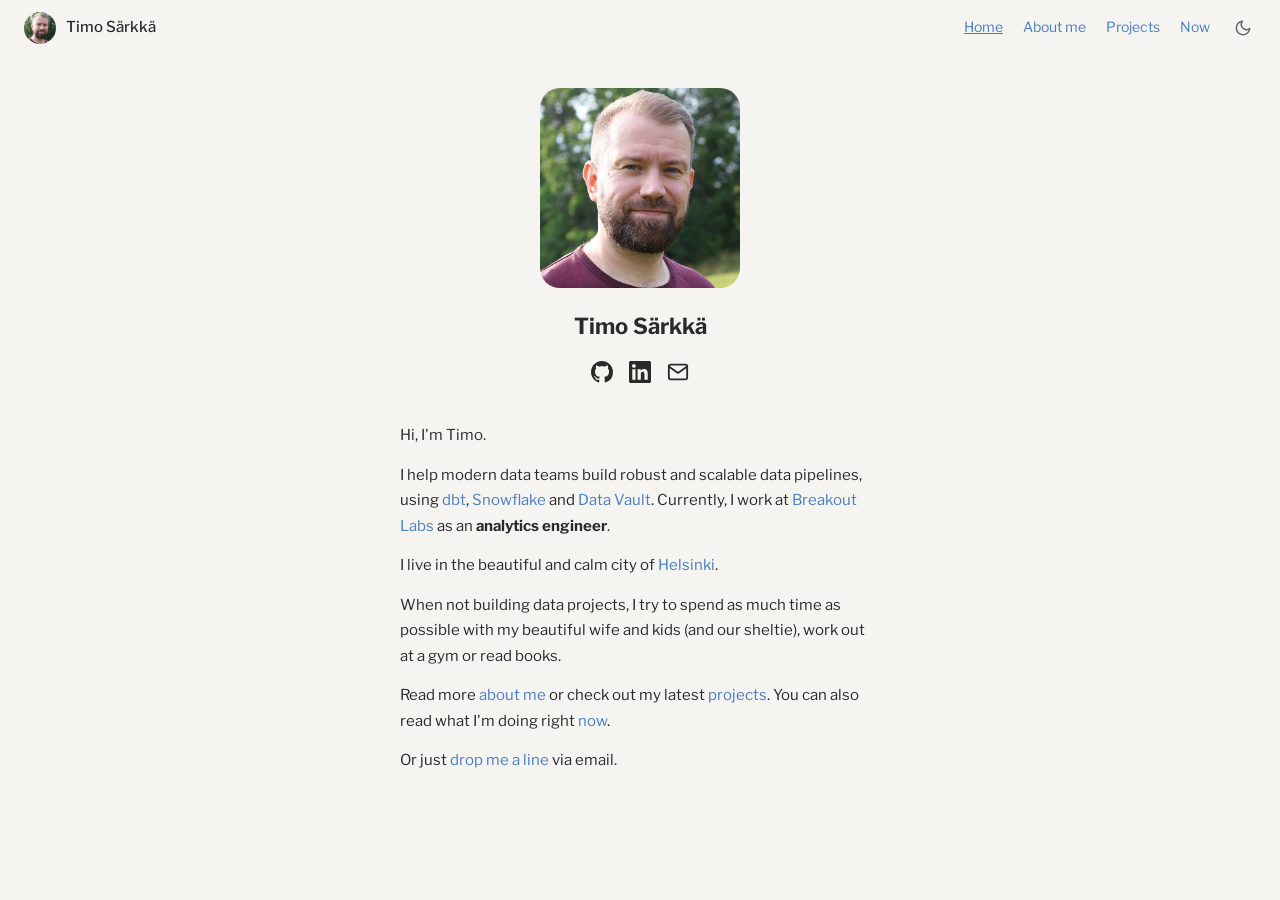
<file: index.html>
<!doctype html>
<html lang="en">
  <head>
    <meta charset="UTF-8" />
    <meta name="viewport" content="width=device-width, initial-scale=1.0" />
    <title>Timo Särkkä</title>
    <meta
      name="description"
      content="Timo Särkkä — analytics engineer, data pipeline builder, based in Helsinki."
    />
    <link rel="stylesheet" href="css/style.css" />
    <link
      rel="stylesheet"
      href="https://fonts.googleapis.com/css2?family=Libre+Franklin:wght@400;500;700&display=swap"
    />
    <script>
      (function () {
        const saved = localStorage.getItem("theme");
        const prefersDark = window.matchMedia(
          "(prefers-color-scheme: dark)",
        ).matches;
        if (saved === "dark" || (!saved && prefersDark)) {
          document.documentElement.setAttribute("data-theme", "dark");
        }
      })();
    </script>
  </head>
  <body>
    <header>
      <nav class="nav">
        <a href="index.html" class="nav-brand">
          <img
            src="images/profilepic_big.png"
            alt=""
            class="nav-avatar"
            onerror="this.style.visibility = 'hidden'"
          />
          Timo Särkkä
        </a>
        <div class="nav-right">
          <ul class="nav-links">
            <li><a href="index.html" data-nav-link>Home</a></li>
            <li><a href="about.html" data-nav-link>About me</a></li>
            <li><a href="projects.html" data-nav-link>Projects</a></li>
            <li><a href="now.html" data-nav-link>Now</a></li>
          </ul>
          <button class="theme-toggle" aria-label="Toggle dark mode">
            <svg
              class="icon-moon"
              viewBox="0 0 24 24"
              fill="none"
              stroke="currentColor"
              stroke-width="2"
              stroke-linecap="round"
              stroke-linejoin="round"
            >
              <path d="M21 12.79A9 9 0 1 1 11.21 3 7 7 0 0 0 21 12.79z" />
            </svg>
            <svg
              class="icon-sun"
              viewBox="0 0 24 24"
              fill="none"
              stroke="currentColor"
              stroke-width="2"
              stroke-linecap="round"
              stroke-linejoin="round"
            >
              <circle cx="12" cy="12" r="5" />
              <line x1="12" y1="1" x2="12" y2="3" />
              <line x1="12" y1="21" x2="12" y2="23" />
              <line x1="4.22" y1="4.22" x2="5.64" y2="5.64" />
              <line x1="18.36" y1="18.36" x2="19.78" y2="19.78" />
              <line x1="1" y1="12" x2="3" y2="12" />
              <line x1="21" y1="12" x2="23" y2="12" />
              <line x1="4.22" y1="19.78" x2="5.64" y2="18.36" />
              <line x1="18.36" y1="5.64" x2="19.78" y2="4.22" />
            </svg>
          </button>
        </div>
        <button class="nav-hamburger" id="nav-hamburger" aria-label="Open menu">
          <span></span><span></span><span></span>
        </button>
      </nav>
      <div class="nav-mobile" id="nav-mobile">
        <a href="index.html" data-nav-link>Home</a>
        <a href="about.html" data-nav-link>About me</a>
        <a href="projects.html" data-nav-link>Projects</a>
        <a href="now.html" data-nav-link>Now</a>
        <div class="nav-mobile-footer">
          <button class="theme-toggle" aria-label="Toggle dark mode">
            <svg
              class="icon-moon"
              viewBox="0 0 24 24"
              fill="none"
              stroke="currentColor"
              stroke-width="2"
              stroke-linecap="round"
              stroke-linejoin="round"
            >
              <path d="M21 12.79A9 9 0 1 1 11.21 3 7 7 0 0 0 21 12.79z" />
            </svg>
            <svg
              class="icon-sun"
              viewBox="0 0 24 24"
              fill="none"
              stroke="currentColor"
              stroke-width="2"
              stroke-linecap="round"
              stroke-linejoin="round"
            >
              <circle cx="12" cy="12" r="5" />
              <line x1="12" y1="1" x2="12" y2="3" />
              <line x1="12" y1="21" x2="12" y2="23" />
              <line x1="4.22" y1="4.22" x2="5.64" y2="5.64" />
              <line x1="18.36" y1="18.36" x2="19.78" y2="19.78" />
              <line x1="1" y1="12" x2="3" y2="12" />
              <line x1="21" y1="12" x2="23" y2="12" />
              <line x1="4.22" y1="19.78" x2="5.64" y2="18.36" />
              <line x1="18.36" y1="5.64" x2="19.78" y2="4.22" />
            </svg>
          </button>
        </div>
      </div>
    </header>

    <main>
      <div class="page home">
        <img
          src="images/profilepic_big.png"
          alt="Timo Särkkä"
          class="home-avatar"
          onerror="this.style.visibility = 'hidden'"
        />
        <h1 class="home-name">Timo Särkkä</h1>

        <div class="home-social">
          <a
            href="https://github.com/timosarkka"
            target="_blank"
            rel="noopener"
            aria-label="GitHub"
          >
            <svg viewBox="0 0 16 16" fill="currentColor">
              <path
                d="M8 0C3.58 0 0 3.58 0 8c0 3.54 2.29 6.53 5.47 7.59.4.07.55-.17.55-.38 0-.19-.01-.82-.01-1.49-2.01.37-2.53-.49-2.69-.94-.09-.23-.48-.94-.82-1.13-.28-.15-.68-.52-.01-.53.63-.01 1.08.58 1.23.82.72 1.21 1.87.87 2.33.66.07-.52.28-.87.51-1.07-1.78-.2-3.64-.89-3.64-3.95 0-.87.31-1.59.82-2.15-.08-.2-.36-1.02.08-2.12 0 0 .67-.21 2.2.82.64-.18 1.32-.27 2-.27.68 0 1.36.09 2 .27 1.53-1.04 2.2-.82 2.2-.82.44 1.1.16 1.92.08 2.12.51.56.82 1.27.82 2.15 0 3.07-1.87 3.75-3.65 3.95.29.25.54.73.54 1.48 0 1.07-.01 1.93-.01 2.2 0 .21.15.46.55.38A8.013 8.013 0 0016 8c0-4.42-3.58-8-8-8z"
              />
            </svg>
          </a>
          <a
            href="https://linkedin.com/in/timosarkka"
            target="_blank"
            rel="noopener"
            aria-label="LinkedIn"
          >
            <svg viewBox="0 0 24 24" fill="currentColor">
              <path
                d="M20.447 20.452h-3.554v-5.569c0-1.328-.027-3.037-1.852-3.037-1.853 0-2.136 1.445-2.136 2.939v5.667H9.351V9h3.414v1.561h.046c.477-.9 1.637-1.85 3.37-1.85 3.601 0 4.267 2.37 4.267 5.455v6.286zM5.337 7.433c-1.144 0-2.063-.926-2.063-2.065 0-1.138.92-2.063 2.063-2.063 1.14 0 2.064.925 2.064 2.063 0 1.139-.925 2.065-2.064 2.065zm1.782 13.019H3.555V9h3.564v11.452zM22.225 0H1.771C.792 0 0 .774 0 1.729v20.542C0 23.227.792 24 1.771 24h20.451C23.2 24 24 23.227 24 22.271V1.729C24 .774 23.2 0 22.222 0h.003z"
              />
            </svg>
          </a>
          <a href="mailto:timojsarkka@gmail.com" aria-label="Email">
            <svg
              viewBox="0 0 24 24"
              fill="none"
              stroke="currentColor"
              stroke-width="2"
              stroke-linecap="round"
              stroke-linejoin="round"
            >
              <path
                d="M4 4h16c1.1 0 2 .9 2 2v12c0 1.1-.9 2-2 2H4c-1.1 0-2-.9-2-2V6c0-1.1.9-2 2-2z"
              />
              <polyline points="22,6 12,13 2,6" />
            </svg>
          </a>
        </div>

        <div class="home-bio">
          <p>Hi, I'm Timo.</p>
          <p>
            I help modern data teams build robust and scalable data pipelines,
            using
            <a href="https://www.getdbt.com/" target="_blank" rel="noopener"
              >dbt</a
            >,
            <a
              href="https://www.snowflake.com/en/"
              target="_blank"
              rel="noopener"
              >Snowflake</a
            >
            and
            <a
              href="https://en.wikipedia.org/wiki/Data_vault_modeling"
              target="_blank"
              rel="noopener"
              >Data Vault</a
            >. Currently, I work at
            <a
              href="https://www.breakout-labs.com"
              target="_blank"
              rel="noopener"
              >Breakout Labs</a
            >
            as an <strong>analytics engineer</strong>.
          </p>
          <p>
            I live in the beautiful and calm city of
            <a
              href="https://www.google.com/search?q=helsinki"
              target="_blank"
              rel="noopener"
              >Helsinki</a
            >.
          </p>
          <p>
            When not building data projects, I try to spend as much time as
            possible with my beautiful wife and kids (and our sheltie), work out
            at a gym or read books.
          </p>
          <p>
            Read more <a href="about.html">about me</a> or check out my latest
            <a href="projects.html">projects</a>. You can also read what I'm
            doing right <a href="now.html">now</a>.
          </p>
          <p>
            Or just
            <a href="mailto:t@timosarkka.com">drop me a line</a> via email.
          </p>
        </div>
      </div>
    </main>

    <script src="js/main.js"></script>
  </body>
</html>
</file>
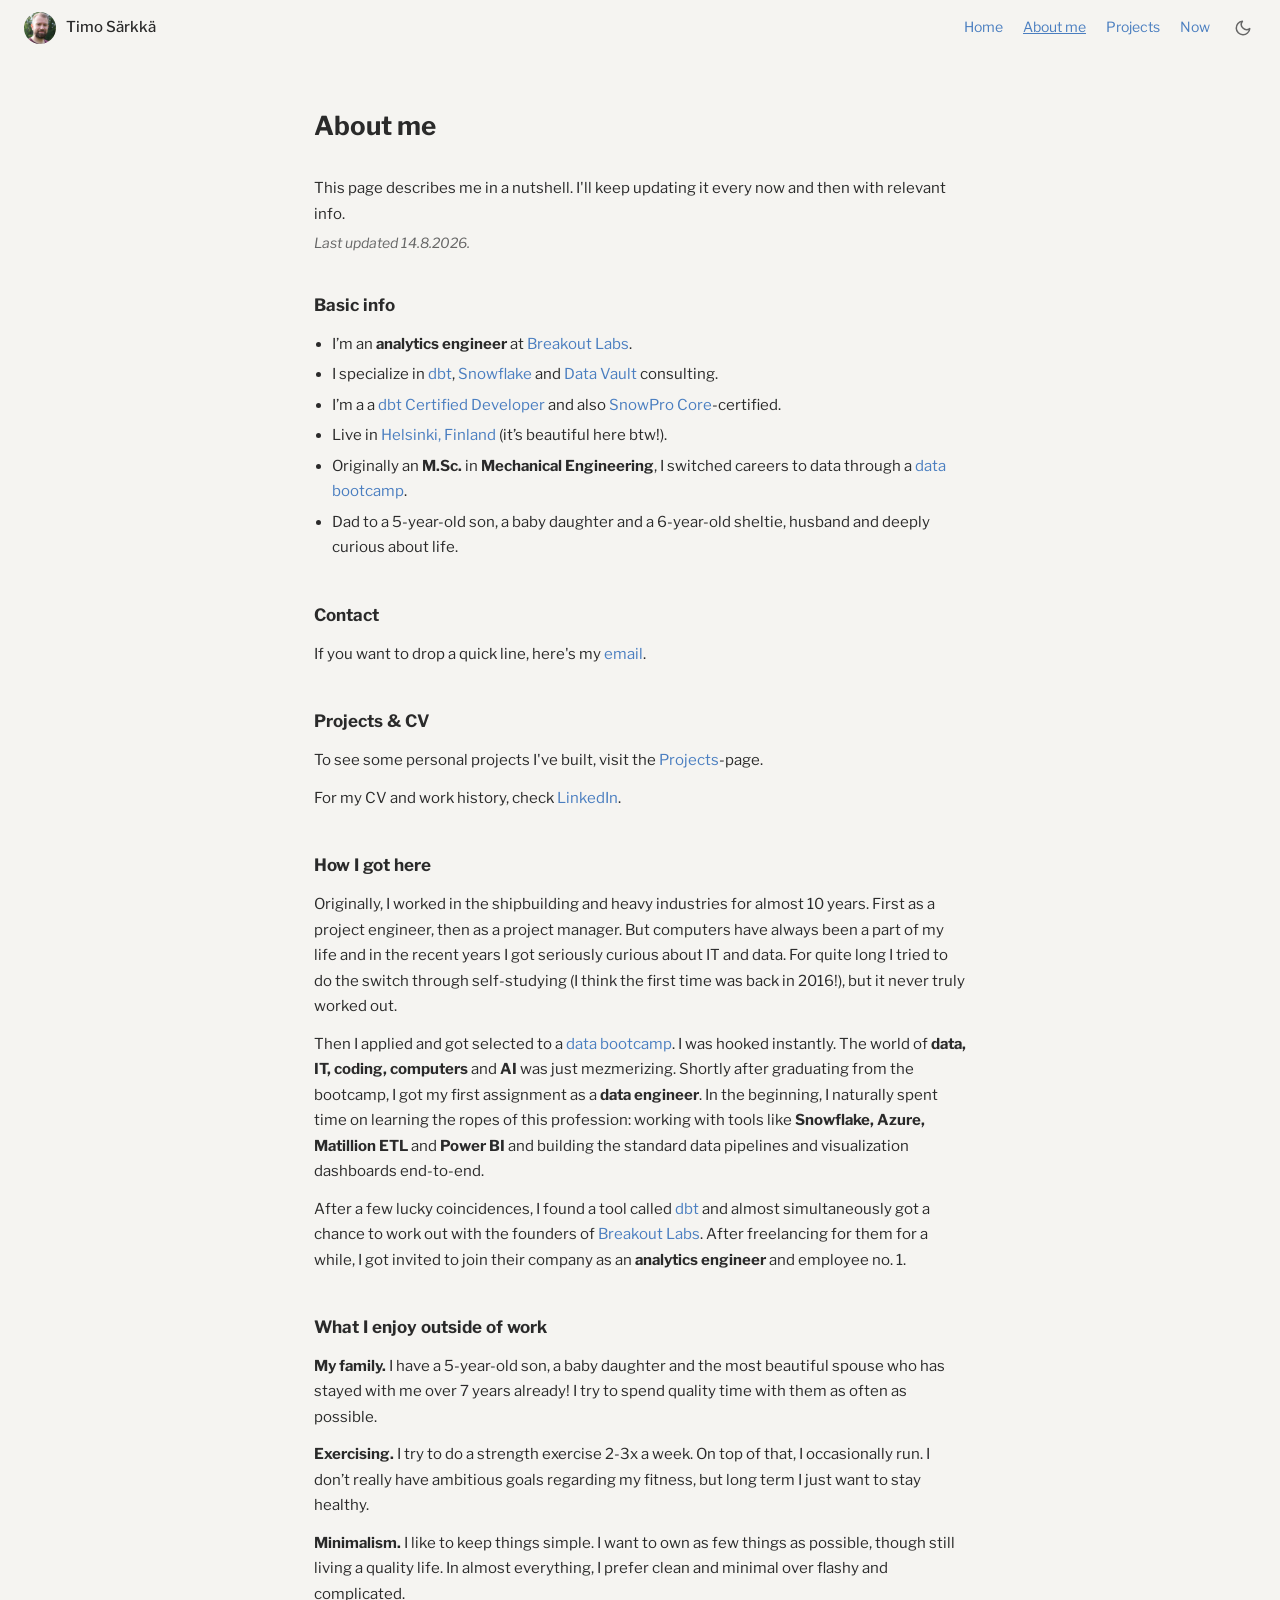
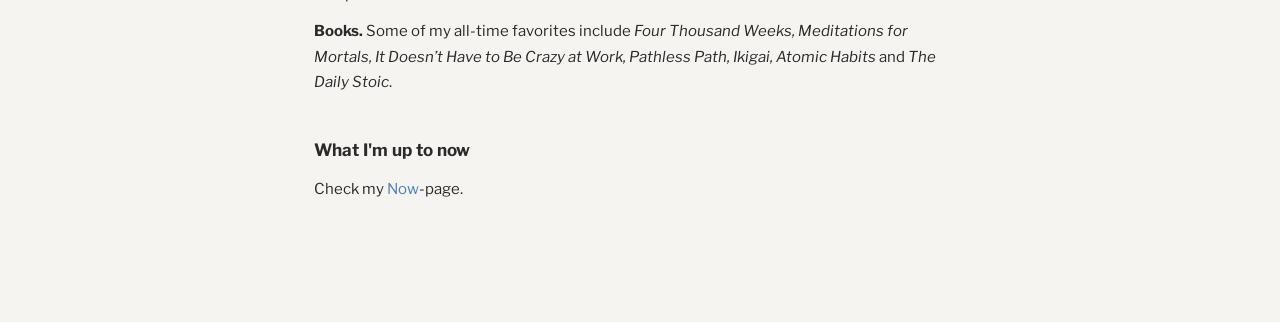
<file: about.html>
<!doctype html>
<html lang="en">
  <head>
    <meta charset="UTF-8" />
    <meta name="viewport" content="width=device-width, initial-scale=1.0" />
    <title>About me — Timo Särkkä</title>
    <meta
      name="description"
      content="About Timo Särkkä — analytics engineer based in Helsinki."
    />
    <link rel="stylesheet" href="css/style.css" />
    <link
      rel="stylesheet"
      href="https://fonts.googleapis.com/css2?family=Libre+Franklin:wght@400;500;700&display=swap"
    />
    <script>
      (function () {
        const saved = localStorage.getItem("theme");
        const prefersDark = window.matchMedia(
          "(prefers-color-scheme: dark)",
        ).matches;
        if (saved === "dark" || (!saved && prefersDark)) {
          document.documentElement.setAttribute("data-theme", "dark");
        }
      })();
    </script>
  </head>
  <body>
    <header>
      <nav class="nav">
        <a href="index.html" class="nav-brand">
          <img
            src="images/profilepic_big.png"
            alt=""
            class="nav-avatar"
            onerror="this.style.visibility = 'hidden'"
          />
          Timo Särkkä
        </a>
        <div class="nav-right">
          <ul class="nav-links">
            <li><a href="index.html" data-nav-link>Home</a></li>
            <li><a href="about.html" data-nav-link>About me</a></li>
            <li><a href="projects.html" data-nav-link>Projects</a></li>
            <li><a href="now.html" data-nav-link>Now</a></li>
          </ul>
          <button class="theme-toggle" aria-label="Toggle dark mode">
            <svg
              class="icon-moon"
              viewBox="0 0 24 24"
              fill="none"
              stroke="currentColor"
              stroke-width="2"
              stroke-linecap="round"
              stroke-linejoin="round"
            >
              <path d="M21 12.79A9 9 0 1 1 11.21 3 7 7 0 0 0 21 12.79z" />
            </svg>
            <svg
              class="icon-sun"
              viewBox="0 0 24 24"
              fill="none"
              stroke="currentColor"
              stroke-width="2"
              stroke-linecap="round"
              stroke-linejoin="round"
            >
              <circle cx="12" cy="12" r="5" />
              <line x1="12" y1="1" x2="12" y2="3" />
              <line x1="12" y1="21" x2="12" y2="23" />
              <line x1="4.22" y1="4.22" x2="5.64" y2="5.64" />
              <line x1="18.36" y1="18.36" x2="19.78" y2="19.78" />
              <line x1="1" y1="12" x2="3" y2="12" />
              <line x1="21" y1="12" x2="23" y2="12" />
              <line x1="4.22" y1="19.78" x2="5.64" y2="18.36" />
              <line x1="18.36" y1="5.64" x2="19.78" y2="4.22" />
            </svg>
          </button>
        </div>
        <button class="nav-hamburger" id="nav-hamburger" aria-label="Open menu">
          <span></span><span></span><span></span>
        </button>
      </nav>
      <div class="nav-mobile" id="nav-mobile">
        <a href="index.html" data-nav-link>Home</a>
        <a href="about.html" data-nav-link>About me</a>
        <a href="projects.html" data-nav-link>Projects</a>
        <a href="now.html" data-nav-link>Now</a>
        <div class="nav-mobile-footer">
          <button class="theme-toggle" aria-label="Toggle dark mode">
            <svg
              class="icon-moon"
              viewBox="0 0 24 24"
              fill="none"
              stroke="currentColor"
              stroke-width="2"
              stroke-linecap="round"
              stroke-linejoin="round"
            >
              <path d="M21 12.79A9 9 0 1 1 11.21 3 7 7 0 0 0 21 12.79z" />
            </svg>
            <svg
              class="icon-sun"
              viewBox="0 0 24 24"
              fill="none"
              stroke="currentColor"
              stroke-width="2"
              stroke-linecap="round"
              stroke-linejoin="round"
            >
              <circle cx="12" cy="12" r="5" />
              <line x1="12" y1="1" x2="12" y2="3" />
              <line x1="12" y1="21" x2="12" y2="23" />
              <line x1="4.22" y1="4.22" x2="5.64" y2="5.64" />
              <line x1="18.36" y1="18.36" x2="19.78" y2="19.78" />
              <line x1="1" y1="12" x2="3" y2="12" />
              <line x1="21" y1="12" x2="23" y2="12" />
              <line x1="4.22" y1="19.78" x2="5.64" y2="18.36" />
              <line x1="18.36" y1="5.64" x2="19.78" y2="4.22" />
            </svg>
          </button>
        </div>
      </div>
    </header>

    <main>
      <div class="page">
        <h1 class="page-title">About me</h1>

        <div class="about-meta">
          <p>
            This page describes me in a nutshell. I'll keep updating it every
            now and then with relevant info.
          </p>
          <p class="updated">Last updated 14.8.2026.</p>
        </div>

        <div class="about-section">
          <h2>Basic info</h2>
          <ul>
            <li>
              I’m an <strong>analytics engineer</strong> at
              <a
                href="https://www.breakout-labs.com"
                target="_blank"
                rel="noopener"
                >Breakout Labs</a
              >.
            </li>
            <li>
              I specialize in
              <a href="https://www.getdbt.com/" target="_blank" rel="noopener"
                >dbt</a
              >,
              <a
                href="https://www.snowflake.com/en/"
                target="_blank"
                rel="noopener"
                >Snowflake</a
              >
              and
              <a
                href="https://en.wikipedia.org/wiki/Data_vault_modeling"
                target="_blank"
                rel="noopener"
                >Data Vault</a
              >
              consulting.
            </li>
            <li>
              I’m a a
              <a
                href="https://credentials.getdbt.com/5f248d1d-9641-4a4e-bae3-1706e5407d7e"
                target="_blank"
                rel="noopener"
                >dbt Certified Developer</a
              >
              and also
              <a
                href="https://achieve.snowflake.com/61c92134-8c76-4d7d-bed8-f45a362727a9#acc.TRGOcuDh"
                target="_blank"
                rel="noopener"
                >SnowPro Core</a
              >-certified.
            </li>
            <li>
              Live in
              <a
                href="https://www.google.com/search?q=helsinki"
                target="_blank"
                rel="noopener"
                >Helsinki, Finland</a
              >
              (it’s beautiful here btw!).
            </li>
            <li>
              Originally an <strong>M.Sc.</strong> in
              <strong>Mechanical Engineering</strong>, I switched careers to
              data through a
              <a href="https://skillio.ai" target="_blank" rel="noopener"
                >data bootcamp</a
              >.
            </li>
            <li>
              Dad to a 5-year-old son, a baby daughter and a 6-year-old sheltie,
              husband and deeply curious about life.
            </li>
          </ul>
        </div>

        <div class="about-section" id="contact">
          <h2>Contact</h2>
          <p>
            If you want to drop a quick line, here's my
            <a href="mailto:t@timosarkka.com">email</a>.
          </p>
        </div>

        <div class="about-section">
          <h2>Projects &amp; CV</h2>
          <p>
            To see some personal projects I've built, visit the
            <a href="projects.html"> Projects</a>-page.
          </p>
          <p>
            For my CV and work history, check
            <a
              href="https://linkedin.com/in/timosarkka"
              target="_blank"
              rel="noopener"
              >LinkedIn</a
            >.
          </p>
        </div>

        <div class="about-section">
          <h2>How I got here</h2>
          <p>
            Originally, I worked in the shipbuilding and heavy industries for
            almost 10 years. First as a project engineer, then as a project
            manager. But computers have always been a part of my life and in the
            recent years I got seriously curious about IT and data. For quite
            long I tried to do the switch through self-studying (I think the
            first time was back in 2016!), but it never truly worked out.
          </p>
          <p>
            Then I applied and got selected to a
            <a href="https://www.skillio.ai" target="_blank" rel="noopener"
              >data bootcamp</a
            >. I was hooked instantly. The world of
            <strong>data, IT, coding, computers</strong> and
            <strong>AI</strong> was just mezmerizing. Shortly after graduating
            from the bootcamp, I got my first assignment as a
            <strong>data engineer</strong>. In the beginning, I naturally spent
            time on learning the ropes of this profession: working with tools
            like <strong>Snowflake, Azure, Matillion ETL</strong> and
            <strong>Power BI</strong> and building the standard data pipelines
            and visualization dashboards end-to-end.
          </p>
          <p>
            After a few lucky coincidences, I found a tool called
            <a href="https://www.getdbt.com" target="_blank" rel="noopener"
              >dbt</a
            >
            and almost simultaneously got a chance to work out with the founders
            of
            <a
              href="https://www.breakout-labs.com"
              target="_blank"
              rel="noopener"
              >Breakout Labs</a
            >. After freelancing for them for a while, I got invited to join
            their company as an <strong>analytics engineer</strong> and employee
            no. 1.
          </p>
        </div>

        <div class="about-section">
          <h2>What I enjoy outside of work</h2>
          <p>
            <strong>My family.</strong> I have a 5-year-old son, a baby daughter
            and the most beautiful spouse who has stayed with me over 7 years
            already! I try to spend quality time with them as often as possible.
          </p>
          <p>
            <strong>Exercising.</strong> I try to do a strength exercise 2-3x a
            week. On top of that, I occasionally run. I don’t really have
            ambitious goals regarding my fitness, but long term I just want to
            stay healthy.
          </p>
          <p>
            <strong>Minimalism.</strong> I like to keep things simple. I want to
            own as few things as possible, though still living a quality life.
            In almost everything, I prefer clean and minimal over flashy and
            complicated.
          </p>
          <p>
            <strong>Books.</strong> Some of my all-time favorites include
            <i
              >Four Thousand Weeks, Meditations for Mortals, It Doesn’t Have to
              Be Crazy at Work, Pathless Path, Ikigai, Atomic Habits</i
            >
            and <i>The Daily Stoic</i>.
          </p>
        </div>

        <div class="about-section">
          <h2>What I'm up to now</h2>
          <p>Check my <a href="now.html">Now</a>-page.</p>
        </div>
      </div>
    </main>

    <script src="js/main.js"></script>
  </body>
</html>
</file>
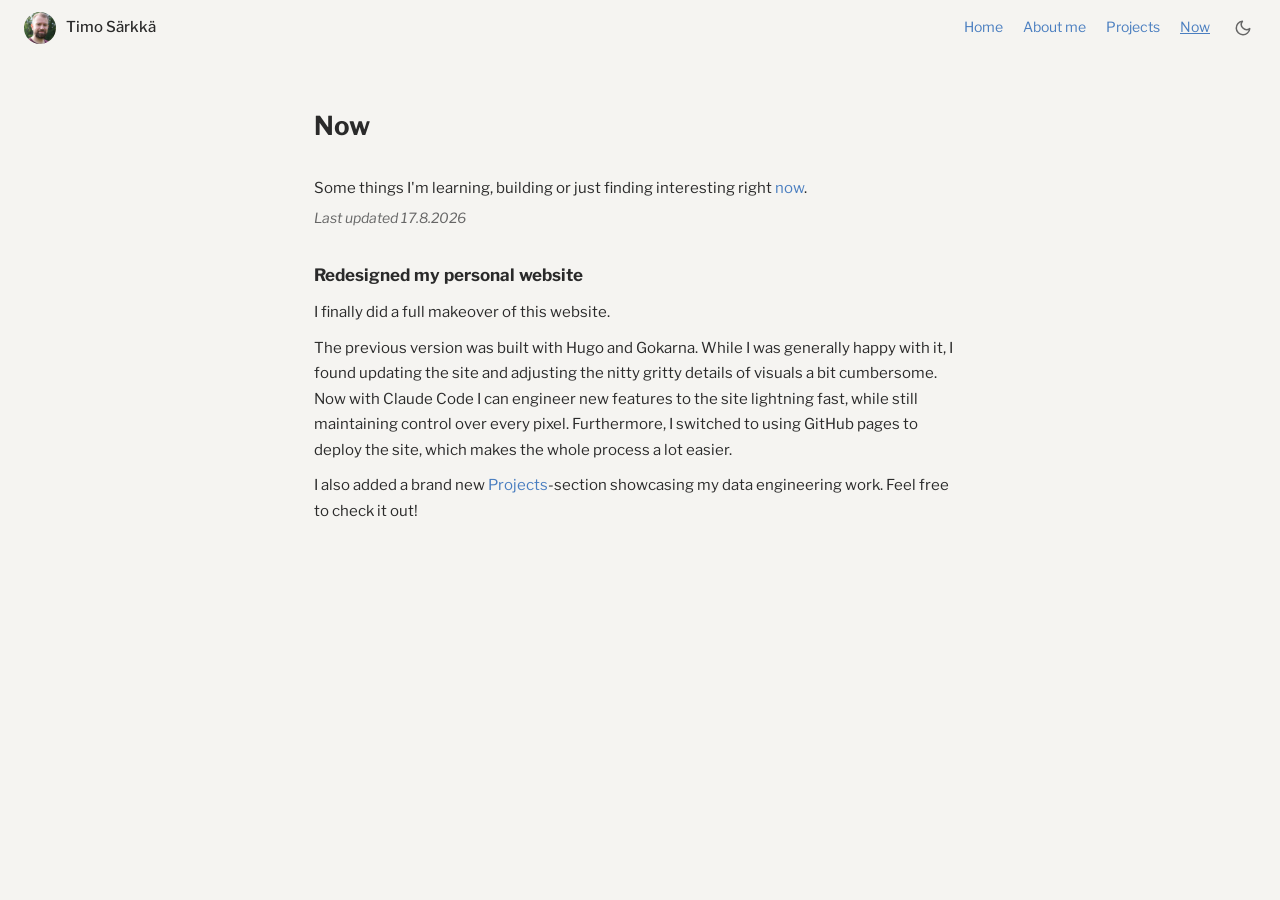
<file: now.html>
<!doctype html>
<html lang="en">
  <head>
    <meta charset="UTF-8" />
    <meta name="viewport" content="width=device-width, initial-scale=1.0" />
    <title>Now — Timo Särkkä</title>
    <meta name="description" content="What Timo Särkkä is up to right now." />
    <link rel="stylesheet" href="css/style.css" />
    <link
      rel="stylesheet"
      href="https://fonts.googleapis.com/css2?family=Libre+Franklin:wght@400;500;700&display=swap"
    />
    <script>
      (function () {
        const saved = localStorage.getItem("theme");
        const prefersDark = window.matchMedia(
          "(prefers-color-scheme: dark)",
        ).matches;
        if (saved === "dark" || (!saved && prefersDark)) {
          document.documentElement.setAttribute("data-theme", "dark");
        }
      })();
    </script>
  </head>
  <body>
    <header>
      <nav class="nav">
        <a href="index.html" class="nav-brand">
          <img
            src="images/profilepic_big.png"
            alt=""
            class="nav-avatar"
            onerror="this.style.visibility = 'hidden'"
          />
          Timo Särkkä
        </a>
        <div class="nav-right">
          <ul class="nav-links">
            <li><a href="index.html" data-nav-link>Home</a></li>
            <li><a href="about.html" data-nav-link>About me</a></li>
            <li><a href="projects.html" data-nav-link>Projects</a></li>
            <li><a href="now.html" data-nav-link>Now</a></li>
          </ul>
          <button class="theme-toggle" aria-label="Toggle dark mode">
            <svg
              class="icon-moon"
              viewBox="0 0 24 24"
              fill="none"
              stroke="currentColor"
              stroke-width="2"
              stroke-linecap="round"
              stroke-linejoin="round"
            >
              <path d="M21 12.79A9 9 0 1 1 11.21 3 7 7 0 0 0 21 12.79z" />
            </svg>
            <svg
              class="icon-sun"
              viewBox="0 0 24 24"
              fill="none"
              stroke="currentColor"
              stroke-width="2"
              stroke-linecap="round"
              stroke-linejoin="round"
            >
              <circle cx="12" cy="12" r="5" />
              <line x1="12" y1="1" x2="12" y2="3" />
              <line x1="12" y1="21" x2="12" y2="23" />
              <line x1="4.22" y1="4.22" x2="5.64" y2="5.64" />
              <line x1="18.36" y1="18.36" x2="19.78" y2="19.78" />
              <line x1="1" y1="12" x2="3" y2="12" />
              <line x1="21" y1="12" x2="23" y2="12" />
              <line x1="4.22" y1="19.78" x2="5.64" y2="18.36" />
              <line x1="18.36" y1="5.64" x2="19.78" y2="4.22" />
            </svg>
          </button>
        </div>
        <button class="nav-hamburger" id="nav-hamburger" aria-label="Open menu">
          <span></span><span></span><span></span>
        </button>
      </nav>
      <div class="nav-mobile" id="nav-mobile">
        <a href="index.html" data-nav-link>Home</a>
        <a href="about.html" data-nav-link>About me</a>
        <a href="projects.html" data-nav-link>Projects</a>
        <a href="now.html" data-nav-link>Now</a>
        <div class="nav-mobile-footer">
          <button class="theme-toggle" aria-label="Toggle dark mode">
            <svg
              class="icon-moon"
              viewBox="0 0 24 24"
              fill="none"
              stroke="currentColor"
              stroke-width="2"
              stroke-linecap="round"
              stroke-linejoin="round"
            >
              <path d="M21 12.79A9 9 0 1 1 11.21 3 7 7 0 0 0 21 12.79z" />
            </svg>
            <svg
              class="icon-sun"
              viewBox="0 0 24 24"
              fill="none"
              stroke="currentColor"
              stroke-width="2"
              stroke-linecap="round"
              stroke-linejoin="round"
            >
              <circle cx="12" cy="12" r="5" />
              <line x1="12" y1="1" x2="12" y2="3" />
              <line x1="12" y1="21" x2="12" y2="23" />
              <line x1="4.22" y1="4.22" x2="5.64" y2="5.64" />
              <line x1="18.36" y1="18.36" x2="19.78" y2="19.78" />
              <line x1="1" y1="12" x2="3" y2="12" />
              <line x1="21" y1="12" x2="23" y2="12" />
              <line x1="4.22" y1="19.78" x2="5.64" y2="18.36" />
              <line x1="18.36" y1="5.64" x2="19.78" y2="4.22" />
            </svg>
          </button>
        </div>
      </div>
    </header>

    <main>
      <div class="page">
        <h1 class="page-title">Now</h1>

        <div class="now-intro">
          <p>
            Some things I'm learning, building or just finding interesting right
            <a href="https://nownownow.com/about" target="_blank" rel="noopener"
              >now</a
            >.
          </p>
          <p class="now-updated">Last updated 17.8.2026</p>
        </div>

        <div class="now-section">
          <h2>Redesigned my personal website</h2>
          <p>I finally did a full makeover of this website.</p>
          <p>
            The previous version was built with Hugo and Gokarna. While I was
            generally happy with it, I found updating the site and adjusting the
            nitty gritty details of visuals a bit cumbersome. Now with Claude
            Code I can engineer new features to the site lightning fast, while
            still maintaining control over every pixel. Furthermore, I switched
            to using GitHub pages to deploy the site, which makes the whole
            process a lot easier.
          </p>
          <p>
            I also added a brand new
            <a href="projects.html">Projects</a>-section showcasing my data
            engineering work. Feel free to check it out!
          </p>
        </div>
      </div>
    </main>

    <script src="js/main.js"></script>
  </body>
</html>
</file>
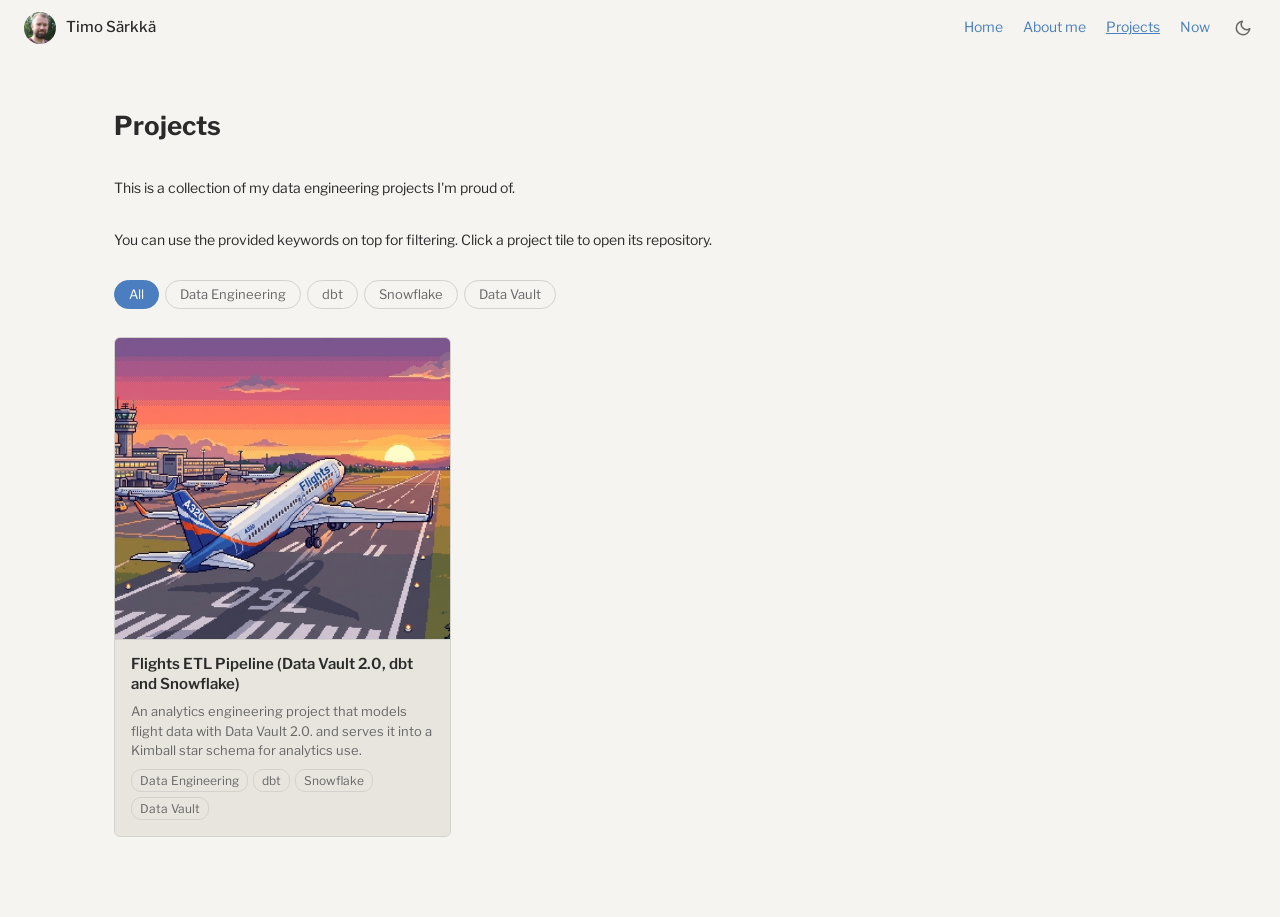
<file: projects.html>
<!doctype html>
<html lang="en">
  <head>
    <meta charset="UTF-8" />
    <meta name="viewport" content="width=device-width, initial-scale=1.0" />
    <title>Projects — Timo Särkkä</title>
    <meta name="description" content="Personal data projects by Timo Särkkä." />
    <link rel="stylesheet" href="css/style.css" />
    <link
      rel="stylesheet"
      href="https://fonts.googleapis.com/css2?family=Libre+Franklin:wght@400;500;700&display=swap"
    />
    <script>
      (function () {
        const saved = localStorage.getItem("theme");
        const prefersDark = window.matchMedia(
          "(prefers-color-scheme: dark)",
        ).matches;
        if (saved === "dark" || (!saved && prefersDark)) {
          document.documentElement.setAttribute("data-theme", "dark");
        }
      })();
    </script>
  </head>
  <body>
    <header>
      <nav class="nav">
        <a href="index.html" class="nav-brand">
          <img
            src="images/profilepic_big.png"
            alt=""
            class="nav-avatar"
            onerror="this.style.visibility = 'hidden'"
          />
          Timo Särkkä
        </a>
        <div class="nav-right">
          <ul class="nav-links">
            <li><a href="index.html" data-nav-link>Home</a></li>
            <li><a href="about.html" data-nav-link>About me</a></li>
            <li><a href="projects.html" data-nav-link>Projects</a></li>
            <li><a href="now.html" data-nav-link>Now</a></li>
          </ul>
          <button class="theme-toggle" aria-label="Toggle dark mode">
            <svg
              class="icon-moon"
              viewBox="0 0 24 24"
              fill="none"
              stroke="currentColor"
              stroke-width="2"
              stroke-linecap="round"
              stroke-linejoin="round"
            >
              <path d="M21 12.79A9 9 0 1 1 11.21 3 7 7 0 0 0 21 12.79z" />
            </svg>
            <svg
              class="icon-sun"
              viewBox="0 0 24 24"
              fill="none"
              stroke="currentColor"
              stroke-width="2"
              stroke-linecap="round"
              stroke-linejoin="round"
            >
              <circle cx="12" cy="12" r="5" />
              <line x1="12" y1="1" x2="12" y2="3" />
              <line x1="12" y1="21" x2="12" y2="23" />
              <line x1="4.22" y1="4.22" x2="5.64" y2="5.64" />
              <line x1="18.36" y1="18.36" x2="19.78" y2="19.78" />
              <line x1="1" y1="12" x2="3" y2="12" />
              <line x1="21" y1="12" x2="23" y2="12" />
              <line x1="4.22" y1="19.78" x2="5.64" y2="18.36" />
              <line x1="18.36" y1="5.64" x2="19.78" y2="4.22" />
            </svg>
          </button>
        </div>
        <button class="nav-hamburger" id="nav-hamburger" aria-label="Open menu">
          <span></span><span></span><span></span>
        </button>
      </nav>
      <div class="nav-mobile" id="nav-mobile">
        <a href="index.html" data-nav-link>Home</a>
        <a href="about.html" data-nav-link>About me</a>
        <a href="projects.html" data-nav-link>Projects</a>
        <a href="now.html" data-nav-link>Now</a>
        <div class="nav-mobile-footer">
          <button class="theme-toggle" aria-label="Toggle dark mode">
            <svg
              class="icon-moon"
              viewBox="0 0 24 24"
              fill="none"
              stroke="currentColor"
              stroke-width="2"
              stroke-linecap="round"
              stroke-linejoin="round"
            >
              <path d="M21 12.79A9 9 0 1 1 11.21 3 7 7 0 0 0 21 12.79z" />
            </svg>
            <svg
              class="icon-sun"
              viewBox="0 0 24 24"
              fill="none"
              stroke="currentColor"
              stroke-width="2"
              stroke-linecap="round"
              stroke-linejoin="round"
            >
              <circle cx="12" cy="12" r="5" />
              <line x1="12" y1="1" x2="12" y2="3" />
              <line x1="12" y1="21" x2="12" y2="23" />
              <line x1="4.22" y1="4.22" x2="5.64" y2="5.64" />
              <line x1="18.36" y1="18.36" x2="19.78" y2="19.78" />
              <line x1="1" y1="12" x2="3" y2="12" />
              <line x1="21" y1="12" x2="23" y2="12" />
              <line x1="4.22" y1="19.78" x2="5.64" y2="18.36" />
              <line x1="18.36" y1="5.64" x2="19.78" y2="4.22" />
            </svg>
          </button>
        </div>
      </div>
    </header>

    <main>
      <div class="page" style="max-width: 1100px">
        <h1 class="page-title">Projects</h1>

        <p class="projects-intro">
          This is a collection of my data engineering projects I'm proud of.
        </p>

        <p class="projects-intro">
          You can use the provided keywords on top for filtering. Click a
          project tile to open its repository.
        </p>

        <div class="projects-controls">
          <div class="projects-filter">
            <button class="filter-btn active" data-filter="all">All</button>
            <button class="filter-btn" data-filter="data-engineering">
              Data Engineering
            </button>
            <button class="filter-btn" data-filter="dbt">dbt</button>
            <button class="filter-btn" data-filter="snowflake">
              Snowflake
            </button>
            <button class="filter-btn" data-filter="data-vault">
              Data Vault
            </button>
          </div>
        </div>

        <div class="projects-grid" id="projects-grid">
          <!-- rendered by JS -->
        </div>
      </div>
    </main>

    <script src="js/projects.js"></script>
    <script src="js/main.js"></script>
    <script>
      const tagLabels = {
        "data-engineering": "Data Engineering",
        dbt: "dbt",
        snowflake: "Snowflake",
        "data-vault": "Data Vault",
      };

      function renderProjects() {
        const activeFilter =
          document.querySelector(".filter-btn.active").dataset.filter;

        const filtered = projects.filter(
          (p) => activeFilter === "all" || p.tags.includes(activeFilter),
        );

        const grid = document.getElementById("projects-grid");

        if (filtered.length === 0) {
          grid.innerHTML =
            '<p class="projects-empty">No projects found for this filter.</p>';
          return;
        }

        grid.innerHTML = filtered
          .map((p) => {
            const bgStyle = p.image
              ? `background-image: url('${p.image}'); background-size: ${p.imageSize || "cover"}; background-position: ${p.imagePosition || "center"};`
              : `background-color: ${p.placeholderColor};`;
            const pills = p.tags
              .map(
                (t) => `<span class="project-tag">${tagLabels[t] || t}</span>`,
              )
              .join("");
            return `
      <a class="project-card${p.size === "tall" ? " tall" : ""}" href="${p.url}" target="_blank" rel="noopener">
        <div class="project-card-bg" style="${bgStyle}"></div>
        <div class="project-card-overlay">
          <div class="project-card-title">${p.title}</div>
          <p class="project-card-desc">${p.description}</p>
          <div class="project-card-tags">${pills}</div>
        </div>
      </a>`;
          })
          .join("");
      }

      document.querySelectorAll(".filter-btn").forEach((btn) => {
        btn.addEventListener("click", () => {
          document
            .querySelectorAll(".filter-btn")
            .forEach((b) => b.classList.remove("active"));
          btn.classList.add("active");
          renderProjects();
        });
      });

      renderProjects();
    </script>
  </body>
</html>
</file>
<file: css/style.css>
/* ============================================================
   CSS Custom Properties
   ============================================================ */
:root {
  --bg: #f5f4f1;
  --bg-card: #e8e5df;
  --text: #2a2a2a;
  --text-muted: #666666;
  --accent: #4a7ec0;
  --accent-hover: #3a6eb0;
  --border: #d4d2cc;
  --radius: 6px;
  --content-width: min(700px, 90vw);
  --font: "Libre Franklin", system-ui, sans-serif;
}

[data-theme="dark"] {
  --bg: #1e1e28;
  --bg-card: #2a2a36;
  --text: #e2e2e8;
  --text-muted: #8888a0;
  --accent: #6b9fd4;
  --accent-hover: #8ab8e4;
  --border: #38384a;
}

/* ============================================================
   Reset & Base
   ============================================================ */
*,
*::before,
*::after {
  box-sizing: border-box;
  margin: 0;
  padding: 0;
}

html {
  -webkit-text-size-adjust: 100%;
}

body {
  background-color: var(--bg);
  color: var(--text);
  font-family: var(--font);
  font-size: 0.9375rem;
  line-height: 1.7;
  transition:
    background-color 0.2s,
    color 0.2s;
  min-height: 100vh;
}

a {
  color: var(--accent);
  text-decoration: none;
}
a:hover {
  color: var(--accent-hover);
  text-decoration: underline;
}

img {
  max-width: 100%;
  display: block;
}

/* ============================================================
   Header & Navigation
   ============================================================ */
header {
  position: sticky;
  top: 0;
  z-index: 100;
  background-color: var(--bg);
  transition: background-color 0.2s;
}

.nav {
  display: flex;
  align-items: center;
  justify-content: space-between;
  padding: 0 24px;
  height: 56px;
}

.nav-brand {
  display: flex;
  align-items: center;
  gap: 10px;
  color: var(--text);
  font-size: 0.9375rem;
  font-weight: 500;
  text-decoration: none;
  flex-shrink: 0;
}
.nav-brand:hover {
  color: var(--text);
  text-decoration: none;
}

.nav-avatar {
  width: 32px;
  height: 32px;
  border-radius: 50%;
  object-fit: cover;
  background: var(--bg-card);
}

.nav-right {
  display: flex;
  align-items: center;
  gap: 20px;
}

.nav-links {
  display: flex;
  list-style: none;
  gap: 20px;
  align-items: center;
}
.nav-links a {
  color: var(--accent);
  font-size: 0.875rem;
  text-decoration: none;
}
.nav-links a:hover,
.nav-links a.active {
  text-decoration: underline;
}

/* Theme toggle */
.theme-toggle {
  background: none;
  border: none;
  cursor: pointer;
  color: var(--text-muted);
  padding: 4px;
  display: flex;
  align-items: center;
  border-radius: 4px;
  transition: color 0.2s;
  flex-shrink: 0;
}
.theme-toggle:hover {
  color: var(--text);
}
.theme-toggle svg {
  width: 18px;
  height: 18px;
}

.icon-sun {
  display: none;
}
.icon-moon {
  display: block;
}
[data-theme="dark"] .icon-sun {
  display: block;
}
[data-theme="dark"] .icon-moon {
  display: none;
}

/* Hamburger button */
.nav-hamburger {
  display: none;
  background: none;
  border: none;
  cursor: pointer;
  color: var(--text);
  padding: 4px;
  flex-direction: column;
  gap: 5px;
  align-items: center;
  justify-content: center;
  width: 32px;
  height: 32px;
}
.nav-hamburger span {
  display: block;
  width: 20px;
  height: 2px;
  background: currentColor;
  border-radius: 1px;
  transition:
    transform 0.2s,
    opacity 0.2s;
}
.nav-hamburger.open span:nth-child(1) {
  transform: translateY(7px) rotate(45deg);
}
.nav-hamburger.open span:nth-child(2) {
  opacity: 0;
}
.nav-hamburger.open span:nth-child(3) {
  transform: translateY(-7px) rotate(-45deg);
}

/* Mobile dropdown */
.nav-mobile {
  display: none;
  background-color: var(--bg);
  border-top: 1px solid var(--border);
  border-bottom: 1px solid var(--border);
  padding: 8px 0 12px;
  transition: background-color 0.2s;
}
.nav-mobile.open {
  display: block;
}
.nav-mobile a {
  display: block;
  padding: 10px 24px;
  color: var(--accent);
  font-size: 0.9375rem;
  text-decoration: none;
}
.nav-mobile a:hover {
  background: var(--bg-card);
  text-decoration: none;
}
.nav-mobile a.active {
  text-decoration: underline;
}
.nav-mobile-footer {
  display: flex;
  align-items: center;
  padding: 10px 24px 0;
  gap: 10px;
  border-top: 1px solid var(--border);
  margin-top: 8px;
}
.nav-mobile-footer span {
  font-size: 0.875rem;
  color: var(--text-muted);
}

/* ============================================================
   Page Content
   ============================================================ */
.page {
  max-width: var(--content-width);
  margin: 0 auto;
  padding: 48px 24px 80px;
}

.page-title {
  font-size: 1.625rem;
  font-weight: 700;
  color: var(--text);
  margin-bottom: 28px;
}

.page hr {
  border: none;
  border-top: 1px solid var(--border);
  margin: 24px 0;
}

/* ============================================================
   Home Page
   ============================================================ */
.home {
  text-align: center;
  padding-top: 32px;
}

.home-avatar {
  width: 200px;
  height: 200px;
  border-radius: 10%;
  object-fit: cover;
  margin: 0 auto 20px;
  background: var(--bg-card);
}

.home-name {
  font-size: 1.375rem;
  font-weight: 700;
  margin-bottom: 16px;
}

.home-social {
  display: flex;
  justify-content: center;
  gap: 16px;
  margin-bottom: 40px;
}
.home-social a {
  color: var(--text);
  display: flex;
  align-items: center;
  text-decoration: none;
  transition: color 0.15s;
}
.home-social a:hover {
  color: var(--accent);
  text-decoration: none;
}
.home-social svg {
  width: 22px;
  height: 22px;
}

.home-bio {
  text-align: left;
  max-width: 480px;
  margin: 0 auto;
}
.home-bio p + p {
  margin-top: 14px;
}

/* ============================================================
   About Page
   ============================================================ */
.about-meta {
  margin-bottom: 36px;
}
.about-meta p {
  margin-bottom: 4px;
}
.about-meta .updated {
  font-style: italic;
  color: var(--text-muted);
  font-size: 0.875rem;
}

.about-section {
  margin-bottom: 40px;
}
.about-section h2 {
  font-size: 1.0625rem;
  font-weight: 700;
  margin-bottom: 12px;
}
.about-section p + p {
  margin-top: 12px;
}
.about-section ul {
  list-style: disc;
  padding-left: 18px;
}
.about-section ul li {
  margin-bottom: 5px;
}

/* ============================================================
   Now Page
   ============================================================ */
.now-intro {
  margin-bottom: 32px;
}
.now-intro p {
  margin-bottom: 4px;
}
.now-updated {
  font-style: italic;
  color: var(--text-muted);
  font-size: 0.875rem;
}

.now-section {
  margin-bottom: 36px;
}
.now-section h2 {
  font-size: 1.0625rem;
  font-weight: 700;
  margin-bottom: 10px;
}
.now-section p + p {
  margin-top: 10px;
}

/* ============================================================
   Projects Page
   ============================================================ */
.projects-intro {
  font-size: 0.875rem;
  margin-bottom: 28px;
}

.projects-controls {
  display: flex;
  flex-wrap: wrap;
  gap: 6px;
  align-items: center;
  margin-bottom: 28px;
}

.projects-filter {
  display: flex;
  flex-wrap: wrap;
  gap: 6px;
  align-items: center;
}

.filter-btn {
  padding: 4px 14px;
  border: 1px solid var(--border);
  border-radius: 20px;
  background: none;
  color: var(--text-muted);
  font-size: 0.8125rem;
  cursor: pointer;
  font-family: var(--font);
  transition: all 0.15s;
  line-height: 1.5;
}
.filter-btn:hover {
  border-color: var(--accent);
  color: var(--accent);
}
.filter-btn.active {
  background: var(--accent);
  border-color: var(--accent);
  color: #fff;
}

.projects-grid {
  display: grid;
  grid-template-columns: repeat(3, 1fr);
  grid-auto-rows: minmax(240px, auto);
  grid-auto-flow: row dense;
  gap: 20px;
}

.project-card {
  position: relative;
  overflow: hidden;
  border-radius: var(--radius);
  display: flex;
  flex-direction: column;
  text-decoration: none;
  background: var(--bg-card);
  border: 1px solid var(--border);
  transition:
    transform 0.3s cubic-bezier(0.2, 0.7, 0.3, 1),
    box-shadow 0.3s ease,
    border-color 0.3s ease;
}

.project-card.tall {
  grid-row: span 2;
}

/* accent bar that wipes across the top on hover */
.project-card::after {
  content: "";
  position: absolute;
  top: 0;
  left: 0;
  right: 0;
  height: 3px;
  background: var(--accent);
  transform: scaleX(0);
  transform-origin: left;
  transition: transform 0.35s cubic-bezier(0.2, 0.7, 0.3, 1);
  z-index: 3;
}

.project-card:hover,
.project-card:focus-visible {
  transform: translateY(-4px);
  border-color: var(--accent);
  box-shadow: 0 10px 24px rgba(0, 0, 0, 0.12);
  text-decoration: none;
}

.project-card:hover::after,
.project-card:focus-visible::after {
  transform: scaleX(1);
}

[data-theme="dark"] .project-card:hover,
[data-theme="dark"] .project-card:focus-visible {
  box-shadow: 0 10px 26px rgba(0, 0, 0, 0.45);
}

/* image band, fills whatever space the text panel leaves */
.project-card-bg {
  flex: 1 1 auto;
  min-height: 130px;
  transition: transform 0.45s ease;
}

.project-card:hover .project-card-bg,
.project-card:focus-visible .project-card-bg {
  transform: scale(1.05);
}

/* text panel, always visible, paints over the zooming image */
.project-card-overlay {
  position: relative;
  z-index: 2;
  background: var(--bg-card);
  border-top: 1px solid var(--border);
  display: flex;
  flex-direction: column;
  gap: 8px;
  padding: 14px 16px 16px;
}

.project-card-title {
  font-size: 0.9375rem;
  font-weight: 600;
  color: var(--text);
  line-height: 1.35;
  transition: color 0.25s ease;
}

.project-card:hover .project-card-title,
.project-card:focus-visible .project-card-title {
  color: var(--accent);
}

.project-card-desc {
  font-size: 0.8125rem;
  color: var(--text-muted);
  line-height: 1.5;
}

.project-card-tags {
  display: flex;
  flex-wrap: wrap;
  gap: 5px;
}

.project-tag {
  font-size: 0.75rem;
  line-height: 1.6;
  padding: 1px 8px;
  border-radius: 10px;
  background: transparent;
  color: var(--text-muted);
  border: 1px solid var(--border);
}

@media (prefers-reduced-motion: reduce) {
  .project-card,
  .project-card-bg,
  .project-card::after {
    transition: none;
  }
  .project-card:hover,
  .project-card:focus-visible,
  .project-card:hover .project-card-bg,
  .project-card:focus-visible .project-card-bg {
    transform: none;
  }
}

.projects-empty {
  grid-column: 1 / -1;
  font-size: 0.9375rem;
  padding: 20px 0;
}

/* ============================================================
   Hire Me Page
   ============================================================ */
.hire-draft-notice {
  border-left: 3px solid var(--accent);
  background: var(--bg-card);
  padding: 12px 16px;
  margin-bottom: 40px;
  border-radius: 0 4px 4px 0;
  font-size: 0.875rem;
}

.hire-section {
  margin-bottom: 40px;
}
.hire-section h2 {
  font-size: 1.0625rem;
  font-weight: 700;
  margin-bottom: 14px;
}
.hire-section p + p {
  margin-top: 12px;
}
.hire-section ul {
  list-style: disc;
  padding-left: 18px;
}
.hire-section ul li {
  margin-bottom: 6px;
}
.hire-section h3 {
  font-size: 0.9375rem;
  font-weight: 600;
  margin-top: 18px;
  margin-bottom: 8px;
}

.tech-stack {
  display: flex;
  flex-wrap: wrap;
  gap: 8px;
  margin-top: 12px;
}
.tech-tag {
  padding: 4px 12px;
  border: 1px solid var(--border);
  border-radius: 20px;
  font-size: 0.8125rem;
  color: var(--text-muted);
}

/* ============================================================
   Responsive
   ============================================================ */
@media (max-width: 900px) {
  .projects-grid {
    grid-template-columns: repeat(2, 1fr);
  }
}

@media (max-width: 640px) {
  .nav-links,
  .nav-right .theme-toggle {
    display: none;
  }
  .nav-hamburger {
    display: flex;
  }

  .page {
    padding: 32px 16px 60px;
  }

  .home {
    padding-top: 20px;
  }

  .projects-grid {
    grid-template-columns: 1fr;
  }

  .project-card.tall {
    grid-row: span 1;
  }
}
</file>
